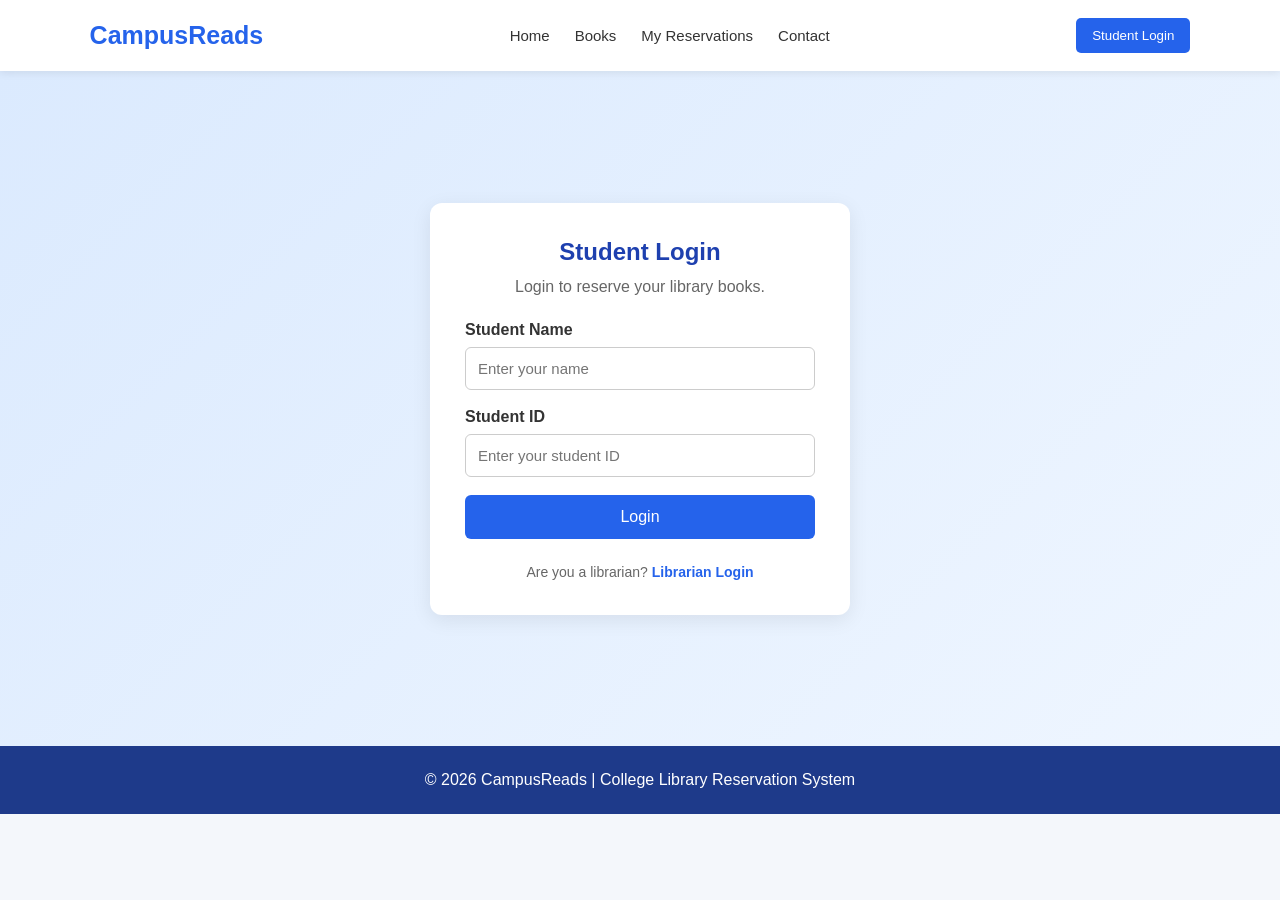
<file: library app/index.html>
<!DOCTYPE html>
<html lang="en">

<head>
    <meta charset="UTF-8">
    <meta name="viewport" content="width=device-width, initial-scale=1.0">

    <title>CampusReads - Student Library</title>

    <link rel="stylesheet" href="style.css">
</head>

<body>

    <!-- Navigation Bar -->
    <nav class="navbar">

        <div class="logo">
            CampusReads
        </div>

        <ul class="nav-links">
            <li><a href="#home">Home</a></li>
            <li><a href="#books">Books</a></li>
            <li><a href="#reservations">My Reservations</a></li>
            <li><a href="#contact">Contact</a></li>
        </ul>

        <div class="nav-buttons">
            <button id="loginBtn">Student Login</button>
            <button id="logoutBtn" hidden>Logout</button>
        </div>

    </nav>


    <!-- Student Login Section -->
    <section id="loginSection" class="login-section">

        <div class="login-box">

            <h2>Student Login</h2>

            <p>Login to reserve your library books.</p>

            <form id="studentLoginForm">

                <label for="studentName">Student Name</label>
                <input
                    type="text"
                    id="studentName"
                    placeholder="Enter your name"
                    required
                >

                <label for="studentId">Student ID</label>
                <input
                    type="text"
                    id="studentId"
                    placeholder="Enter your student ID"
                    required
                >

                <button type="submit">Login</button>

            </form>

            <p id="loginMessage"></p>

            <p class="librarian-link">
                Are you a librarian?
                <a href="librarian-login.html">Librarian Login</a>
            </p>

        </div>

    </section>


    <!-- Main Website -->
    <main id="mainContent" hidden>

        <!-- Home Section -->
        <section id="home" class="hero">

            <h1>Welcome to CampusReads</h1>

            <p>
                Discover, reserve, and collect your favourite
                books from your college library.
            </p>

            <a href="#books" class="btn">Explore Books</a>

        </section>


        <!-- Search Section -->
        <section class="search-section">

            <h2>Find Your Book</h2>

            <input
                type="text"
                id="searchInput"
                placeholder="Search by book name or author..."
            >

            <button id="searchBtn">Search</button>

        </section>


        <!-- Book Collection -->
        <section id="books" class="books-section">

            <h2>Available Books</h2>

            <div class="categories">

                <button class="category-btn active"
                    data-category="All">All</button>

                <button class="category-btn"
                    data-category="Programming">Programming</button>

                <button class="category-btn"
                    data-category="Mathematics">Mathematics</button>

                <button class="category-btn"
                    data-category="Physics">Physics</button>

                <button class="category-btn"
                    data-category="Chemistry">Chemistry</button>

            </div>

            <div id="bookContainer" class="book-container">
                <!-- Books will appear here through JavaScript -->
            </div>

        </section>


        <!-- My Reservations -->
        <section id="reservations" class="reservation-section">

            <h2>My Reservations</h2>

            <p>
                Track your requests, approval status,
                and 30-minute collection deadline.
            </p>

            <div id="reservationContainer">
                <!-- Reservations will appear here -->
            </div>

        </section>


        <!-- Contact Section -->
        <section id="contact" class="contact-section">

            <h2>Contact CampusReads</h2>

            <p>
                Need help with a reservation?
                Contact your college library desk.
            </p>

        </section>

    </main>


    <!-- Footer -->
    <footer>

        <p>© 2026 CampusReads | College Library Reservation System</p>

    </footer>


    <!-- JavaScript -->
    <script src="script.js"></script>

</body>

</html>
</file>
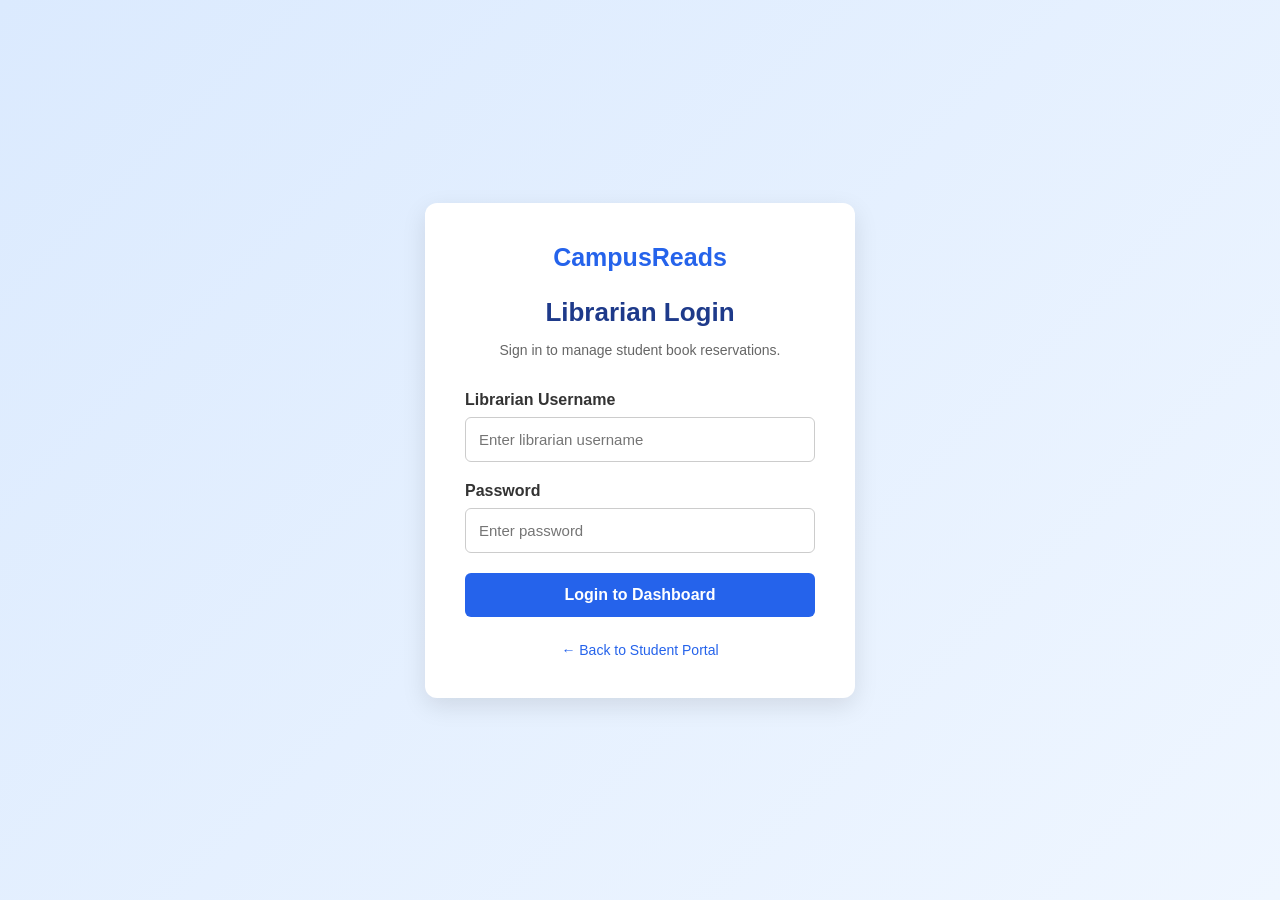
<file: library app/librarian-dashboard.html>
<!DOCTYPE html>
<html lang="en">
<head>
    <meta charset="UTF-8">
    <meta name="viewport" content="width=device-width, initial-scale=1.0">
    <title>Librarian Dashboard | CampusReads</title>
    <link rel="stylesheet" href="librarian-dashboard.css">
</head>
<body>

    <header>
        <h1>CampusReads - Librarian Dashboard</h1>
        <button id="logoutBtn">Logout</button>
    </header>

    <main>
        <h2>Reservation Requests</h2>
        <p>View and manage student book reservations.</p>

        <div id="requestContainer">
            <!-- Reservation requests will appear here -->
        </div>
    </main>

    <script src="librarian-dashboard.js"></script>
</body>
</html>
</file>
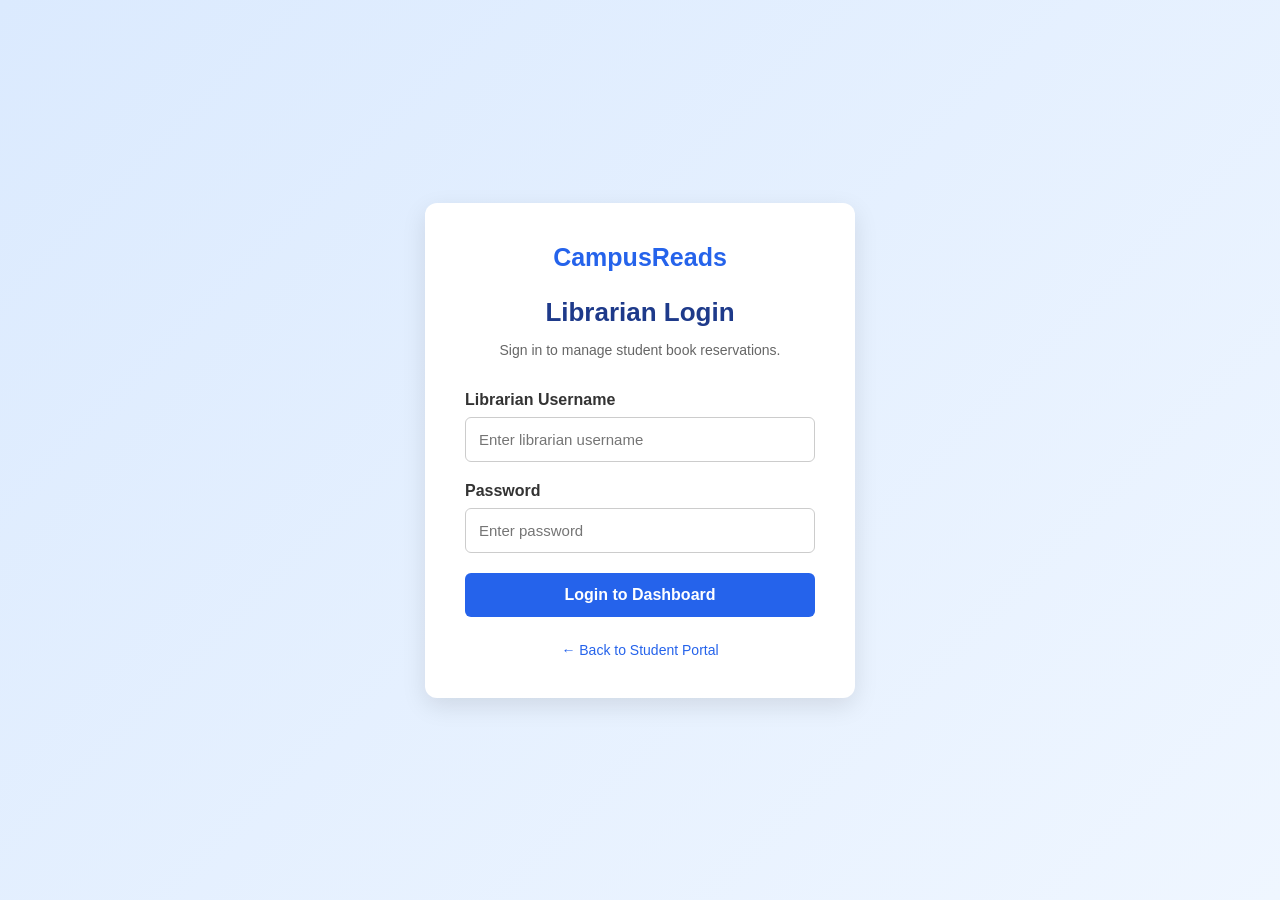
<file: library app/librarian-login.html>
<!DOCTYPE html>
<html lang="en">

<head>
    <meta charset="UTF-8">
    <meta name="viewport" content="width=device-width, initial-scale=1.0">

    <title>CampusReads - Librarian Login</title>

    <link rel="stylesheet" href="librarian-login.css">
</head>

<body>

    <div class="login-container">

        <div class="login-card">

            <div class="logo">
                CampusReads
            </div>

            <h1>Librarian Login</h1>

            <p class="subtitle">
                Sign in to manage student book reservations.
            </p>

            <form id="librarianLoginForm">

                <label for="librarianUsername">
                    Librarian Username
                </label>

                <input
                    type="text"
                    id="librarianUsername"
                    placeholder="Enter librarian username"
                    required
                >

                <label for="librarianPassword">
                    Password
                </label>

                <input
                    type="password"
                    id="librarianPassword"
                    placeholder="Enter password"
                    required
                >

                <button type="submit">
                    Login to Dashboard
                </button>

            </form>

            <p id="loginMessage"></p>

            <a href="index.html" class="back-link">
                ← Back to Student Portal
            </a>

        </div>

    </div>

    <script src="librarian-login.js"></script>

</body>

</html>
</file>
<file: library app/style.css>
/* =================================
   1. GENERAL SETTINGS
================================= */

* {
    margin: 0;
    padding: 0;
    box-sizing: border-box;
    font-family: Arial, sans-serif;
}

html {
    scroll-behavior: smooth;
}

body {
    background-color: #f4f7fb;
    color: #333;
}

[hidden] {
    display: none !important;
}


/* =================================
   2. NAVIGATION BAR
================================= */

.navbar {
    display: flex;
    justify-content: space-between;
    align-items: center;
    padding: 18px 7%;
    background-color: white;
    box-shadow: 0 2px 8px rgba(0, 0, 0, 0.08);
    position: sticky;
    top: 0;
    z-index: 100;
}

.logo {
    color: #2563eb;
    font-size: 25px;
    font-weight: bold;
}

.nav-links {
    display: flex;
    gap: 25px;
    list-style: none;
}

.nav-links a {
    text-decoration: none;
    color: #333;
    font-size: 15px;
}

.nav-links a:hover {
    color: #2563eb;
}

.nav-buttons {
    display: flex;
    gap: 10px;
}

.nav-buttons button {
    padding: 10px 16px;
    border: none;
    border-radius: 5px;
    background-color: #2563eb;
    color: white;
    cursor: pointer;
}


/* =================================
   3. STUDENT LOGIN
================================= */

.login-section {
    min-height: 75vh;
    display: flex;
    justify-content: center;
    align-items: center;
    padding: 40px 20px;
    background: linear-gradient(135deg, #dbeafe, #eff6ff);
}

.login-box {
    width: 100%;
    max-width: 420px;
    background-color: white;
    padding: 35px;
    border-radius: 12px;
    box-shadow: 0 5px 20px rgba(0, 0, 0, 0.08);
}

.login-box h2 {
    text-align: center;
    color: #1e40af;
    margin-bottom: 12px;
}

.login-box > p {
    text-align: center;
    color: #666;
    margin-bottom: 25px;
}

.login-box label {
    display: block;
    margin-bottom: 8px;
    font-weight: bold;
}

.login-box input {
    width: 100%;
    padding: 12px;
    margin-bottom: 18px;
    border: 1px solid #ccc;
    border-radius: 6px;
    font-size: 15px;
}

.login-box form button {
    width: 100%;
    padding: 13px;
    border: none;
    border-radius: 6px;
    background-color: #2563eb;
    color: white;
    font-size: 16px;
    cursor: pointer;
}

.login-box form button:hover {
    background-color: #1d4ed8;
}

#loginMessage {
    margin-top: 15px;
    font-size: 14px;
}

.login-box .librarian-link {
    margin-top: 22px;
    margin-bottom: 0;
    font-size: 14px;
}

.librarian-link a {
    color: #2563eb;
    text-decoration: none;
    font-weight: bold;
}


/* =================================
   4. HOME HERO SECTION
================================= */

.hero {
    text-align: center;
    padding: 85px 20px;
    background: linear-gradient(135deg, #2563eb, #60a5fa);
    color: white;
}

.hero h1 {
    font-size: 38px;
    margin-bottom: 15px;
}

.hero p {
    font-size: 17px;
    margin-bottom: 25px;
}

.btn {
    display: inline-block;
    background-color: white;
    color: #2563eb;
    padding: 12px 25px;
    border-radius: 6px;
    text-decoration: none;
    font-weight: bold;
}


/* =================================
   5. SEARCH SECTION
================================= */

.search-section {
    text-align: center;
    padding: 40px 20px;
}

.search-section h2 {
    color: #1e3a8a;
    margin-bottom: 20px;
}

.search-section input {
    width: 60%;
    max-width: 450px;
    padding: 13px;
    border: 1px solid #ccc;
    border-radius: 6px;
    font-size: 15px;
}

.search-section button {
    padding: 13px 22px;
    border: none;
    background-color: #2563eb;
    color: white;
    border-radius: 6px;
    cursor: pointer;
}


/* =================================
   6. BOOK COLLECTION
================================= */

.books-section {
    padding: 40px 7%;
}

.books-section h2,
.reservation-section h2,
.contact-section h2 {
    text-align: center;
    margin-bottom: 25px;
    color: #1e3a8a;
}

.categories {
    display: flex;
    justify-content: center;
    flex-wrap: wrap;
    gap: 12px;
    margin-bottom: 30px;
}

.category-btn {
    padding: 10px 20px;
    border: 1px solid #2563eb;
    background-color: white;
    color: #2563eb;
    border-radius: 20px;
    cursor: pointer;
}

.category-btn:hover,
.category-btn.active {
    background-color: #2563eb;
    color: white;
}


/* =================================
   7. BOOK CARDS
================================= */

.book-container {
    display: grid;
    grid-template-columns: repeat(auto-fit, minmax(220px, 1fr));
    gap: 22px;
}

.book-card {
    background-color: white;
    padding: 22px;
    border-radius: 10px;
    box-shadow: 0 3px 12px rgba(0, 0, 0, 0.07);
    transition: transform 0.2s;
}

.book-card:hover {
    transform: translateY(-5px);
}

.book-card h3 {
    color: #1e40af;
    margin-bottom: 12px;
}

.book-card p {
    margin-bottom: 10px;
    color: #555;
    font-size: 14px;
}

.book-card button {
    width: 100%;
    padding: 10px;
    margin-top: 10px;
    background-color: #2563eb;
    color: white;
    border: none;
    border-radius: 5px;
    cursor: pointer;
}


/* =================================
   8. MY RESERVATIONS
================================= */

.reservation-section {
    padding: 45px 7%;
    background-color: #eaf1ff;
    min-height: 200px;
}

.reservation-section > p {
    text-align: center;
    margin-bottom: 25px;
    color: #555;
}

#reservationContainer {
    display: grid;
    grid-template-columns: repeat(auto-fit, minmax(220px, 1fr));
    gap: 15px;
}


/* =================================
   9. CONTACT SECTION
================================= */

.contact-section {
    text-align: center;
    padding: 45px 20px;
}

.contact-section p {
    color: #555;
}


/* =================================
   10. FOOTER
================================= */

footer {
    text-align: center;
    padding: 25px;
    background-color: #1e3a8a;
    color: white;
}


/* =================================
   11. MOBILE RESPONSIVE DESIGN
================================= */

@media (max-width: 800px) {

    .navbar {
        flex-direction: column;
        gap: 15px;
    }

    .nav-links {
        flex-wrap: wrap;
        justify-content: center;
        gap: 15px;
    }

    .hero h1 {
        font-size: 28px;
    }

    .search-section input {
        width: 100%;
        margin-bottom: 10px;
    }
}
</file>
<file: library app/librarian-dashboard.css>
* {
    margin: 0;
    padding: 0;
    box-sizing: border-box;
}

body {
    font-family: Arial, sans-serif;
    background: #f4f7fb;
    color: #263238;
}

header {
    background: #173b70;
    color: white;
    padding: 22px 6%;
    display: flex;
    justify-content: space-between;
    align-items: center;
    gap: 15px;
}

header h1 {
    font-size: 24px;
}

button {
    border: none;
    padding: 11px 20px;
    border-radius: 6px;
    cursor: pointer;
    font-size: 14px;
    font-weight: bold;
}

#logoutBtn {
    background: white;
    color: #173b70;
}

main {
    width: 90%;
    max-width: 1100px;
    margin: 40px auto;
}

main h2 {
    font-size: 28px;
    margin-bottom: 10px;
}

main p {
    color: #64748b;
    margin-bottom: 25px;
}

#requestContainer {
    display: grid;
    gap: 18px;
}

.request-card {
    background: white;
    padding: 22px;
    border-radius: 12px;
    box-shadow: 0 3px 12px rgba(0, 0, 0, 0.07);
}

.request-card h3 {
    color: #173b70;
    margin-bottom: 12px;
}

.request-card p {
    margin: 8px 0;
    color: #475569;
}

.request-actions {
    display: flex;
    gap: 10px;
    flex-wrap: wrap;
    margin-top: 18px;
}

.approve-btn {
    background: #16a34a;
    color: white;
}

.reject-btn {
    background: #dc2626;
    color: white;
}

.collect-btn {
    background: #2563eb;
    color: white;
}

button:hover {
    opacity: 0.85;
}

.status {
    font-weight: bold;
}

@media (max-width: 600px) {
    header {
        flex-direction: column;
        align-items: flex-start;
    }

    header h1 {
        font-size: 20px;
    }

    main {
        width: 92%;
    }
}
</file>
<file: library app/librarian-login.css>
/* =================================
   1. GENERAL SETTINGS
================================= */

* {
    margin: 0;
    padding: 0;
    box-sizing: border-box;
    font-family: Arial, sans-serif;
}

body {
    min-height: 100vh;
    background: linear-gradient(135deg, #dbeafe, #eff6ff);
}


/* =================================
   2. LOGIN CONTAINER
================================= */

.login-container {
    min-height: 100vh;
    display: flex;
    justify-content: center;
    align-items: center;
    padding: 20px;
}


/* =================================
   3. LOGIN CARD
================================= */

.login-card {
    width: 100%;
    max-width: 430px;
    background-color: white;
    padding: 40px;
    border-radius: 12px;
    box-shadow: 0 8px 25px rgba(0, 0, 0, 0.10);
}


/* =================================
   4. LOGO
================================= */

.logo {
    text-align: center;
    color: #2563eb;
    font-size: 25px;
    font-weight: bold;
    margin-bottom: 25px;
}


/* =================================
   5. LOGIN HEADING
================================= */

.login-card h1 {
    text-align: center;
    color: #1e3a8a;
    font-size: 26px;
    margin-bottom: 12px;
}

.subtitle {
    text-align: center;
    color: #666;
    font-size: 14px;
    margin-bottom: 30px;
    line-height: 1.5;
}


/* =================================
   6. INPUT FIELDS
================================= */

.login-card label {
    display: block;
    font-weight: bold;
    color: #333;
    margin-bottom: 8px;
}

.login-card input {
    width: 100%;
    padding: 13px;
    margin-bottom: 20px;
    border: 1px solid #ccc;
    border-radius: 6px;
    font-size: 15px;
}

.login-card input:focus {
    outline: none;
    border-color: #2563eb;
}


/* =================================
   7. LOGIN BUTTON
================================= */

.login-card button {
    width: 100%;
    padding: 13px;
    background-color: #2563eb;
    color: white;
    border: none;
    border-radius: 6px;
    font-size: 16px;
    font-weight: bold;
    cursor: pointer;
    transition: 0.2s;
}

.login-card button:hover {
    background-color: #1d4ed8;
}


/* =================================
   8. LOGIN MESSAGE
================================= */

#loginMessage {
    text-align: center;
    color: #dc2626;
    font-size: 14px;
    margin-top: 15px;
}


/* =================================
   9. BACK LINK
================================= */

.back-link {
    display: block;
    text-align: center;
    margin-top: 25px;
    color: #2563eb;
    text-decoration: none;
    font-size: 14px;
}

.back-link:hover {
    text-decoration: underline;
}


/* =================================
   10. MOBILE RESPONSIVE
================================= */

@media (max-width: 500px) {

    .login-card {
        padding: 28px 22px;
    }

    .login-card h1 {
        font-size: 23px;
    }

}
</file>
